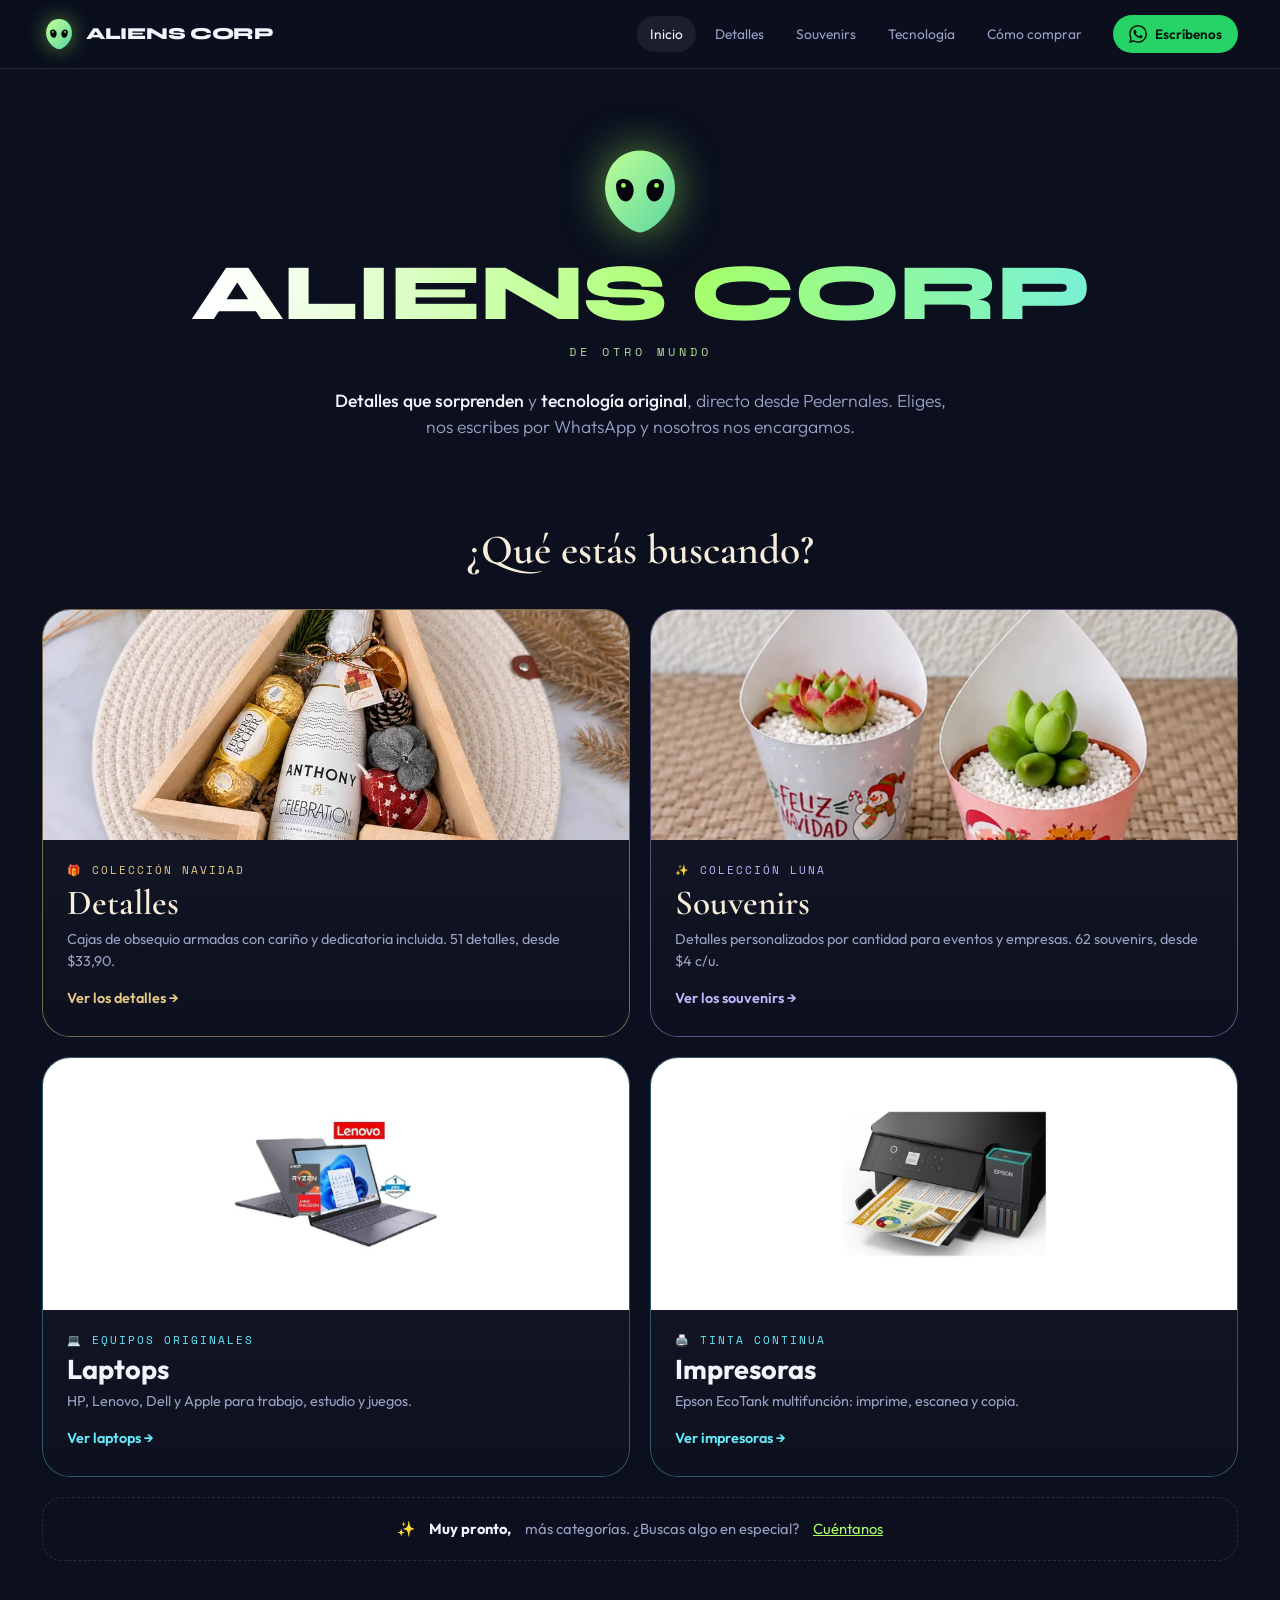
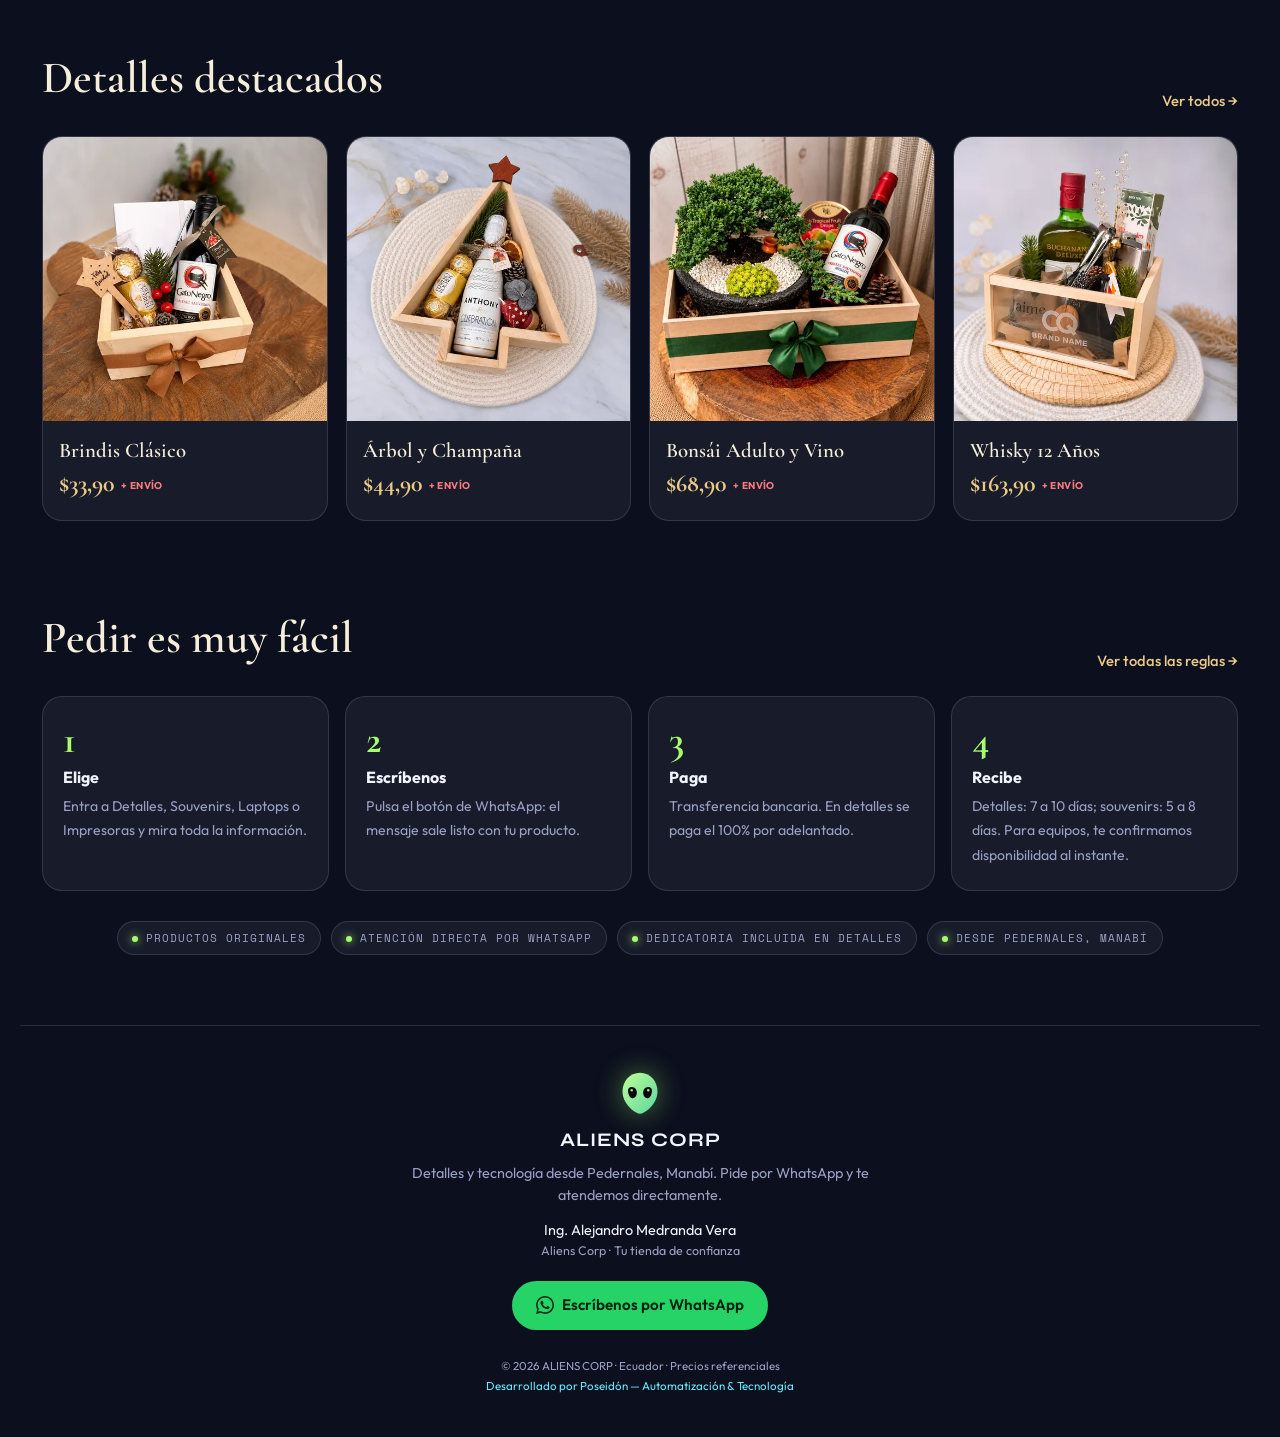
<file: index.html>
<!DOCTYPE html>
<html lang="es">
<head>
<meta charset="UTF-8">
<meta name="viewport" content="width=device-width, initial-scale=1.0">
<title>Aliens Corp · Detalles y tecnología de otro mundo</title>
<meta name="description" content="Detalles, souvenirs, laptops e impresoras originales. Pide por WhatsApp. Aliens Corp, Pedernales, Manabí.">
<meta property="og:type" content="website">
<meta property="og:site_name" content="Aliens Corp">
<meta property="og:locale" content="es_EC">
<meta property="og:title" content="Aliens Corp · Detalles y tecnología de otro mundo">
<meta property="og:description" content="Cajas de obsequio con dedicatoria, laptops e impresoras originales. Pide por WhatsApp.">
<meta property="og:url" content="https://gmedranda9-ai.github.io/aliens-corp/">
<meta property="og:image" content="https://gmedranda9-ai.github.io/aliens-corp/img/og/portada.jpg">
<meta property="og:image:width" content="1200">
<meta property="og:image:height" content="630">
<meta property="og:image:alt" content="Aliens Corp · Detalles y tecnología de otro mundo">
<meta name="twitter:card" content="summary_large_image">
<meta name="twitter:title" content="Aliens Corp · Detalles y tecnología de otro mundo">
<meta name="twitter:description" content="Cajas de obsequio con dedicatoria, laptops e impresoras originales. Pide por WhatsApp.">
<meta name="twitter:image" content="https://gmedranda9-ai.github.io/aliens-corp/img/og/portada.jpg">
<meta name="theme-color" content="#0b0f1e">
<link rel="icon" href="assets/img/alien.svg" type="image/svg+xml">
<link rel="preconnect" href="https://fonts.googleapis.com">
<link rel="preconnect" href="https://fonts.gstatic.com" crossorigin>
<link href="https://fonts.googleapis.com/css2?family=Syne:wght@700;800&family=Outfit:wght@300;400;500;600;700&family=Cormorant+Garamond:ital,wght@0,500;0,600;0,700;1,500&family=Space+Mono:wght@400;700&display=swap" rel="stylesheet">
<link rel="stylesheet" href="assets/css/site.css?v=20261111c">
<link rel="stylesheet" href="assets/css/portada.css?v=20261111c">
</head>
<body>

<nav class="nav">
  <div class="wrap">
    <a class="brand" href="./"><img src="assets/img/alien.svg" alt=""><b>ALIENS CORP</b></a>
    <div class="links">
      <a class="on" href="./">Inicio</a>
      <a href="detalles/">Detalles</a>
      <a href="souvenirs/">Souvenirs</a>
      <a href="tecnologia/">Tecnología</a>
      <a href="detalles/#reglas">Cómo comprar</a>
    </div>
    <a class="cta" data-wa="¡Hola Aliens Corp! 👽 Quiero más información." data-wa-icon>Escríbenos</a>
  </div>
</nav>

<header class="hero wrap">
  <img class="logo" src="assets/img/alien.svg" alt="Aliens Corp">
  <h1>ALIENS&nbsp;CORP</h1>
  <div class="tag">De otro mundo</div>
  <p class="lead"><b>Detalles que sorprenden</b> y <b>tecnología original</b>, directo desde Pedernales. Eliges, nos escribes por WhatsApp y nosotros nos encargamos.</p>
</header>

<main class="wrap">
  <h2 class="ask">¿Qué estás buscando?</h2>

  <div class="doors">
    <a class="door gifts" href="detalles/">
      <div class="pic"><img src="img/regalos/AC-NAV-13.webp" alt="Caja de obsequio en forma de árbol de Navidad con champaña y chocolates" width="900" height="675"></div>
      <div class="txt">
        <div class="kicker">🎁 Colección Navidad</div>
        <h3>Detalles</h3>
        <p>Cajas de obsequio armadas con cariño y dedicatoria incluida. <span id="gCount">51 detalles</span>, <span id="gDesde">desde $34,90</span>.</p>
        <div class="go">Ver los detalles →</div>
      </div>
    </a>
    <a class="door sou" href="souvenirs/">
      <div class="pic"><img src="img/souvenirs/AC-SOU-01.webp" alt="Souvenir personalizado" width="900" height="675"></div>
      <div class="txt">
        <div class="kicker">✨ Colección Luna</div>
        <h3>Souvenirs</h3>
        <p>Detalles personalizados por cantidad para eventos y empresas. <span id="sCount">62 souvenirs</span>, <span id="sDesde">desde $4 c/u</span>.</p>
        <div class="go">Ver los souvenirs →</div>
      </div>
    </a>
    <a class="door tech" href="tecnologia/#laptops">
      <div class="pic"><img src="img/tecnologia/lenovo_r7.webp" alt="Laptop Lenovo Ryzen 7" width="560" height="560"></div>
      <div class="txt">
        <div class="kicker">💻 Equipos originales</div>
        <h3>Laptops</h3>
        <p>HP, Lenovo, Dell y Apple para trabajo, estudio y juegos.</p>
        <div class="go">Ver laptops →</div>
      </div>
    </a>
    <a class="door tech" href="tecnologia/#impresoras">
      <div class="pic"><img src="img/tecnologia/epson_l4360.webp" alt="Impresora multifunción Epson EcoTank" width="560" height="560"></div>
      <div class="txt">
        <div class="kicker">🖨️ Tinta continua</div>
        <h3>Impresoras</h3>
        <p>Epson EcoTank multifunción: imprime, escanea y copia.</p>
        <div class="go">Ver impresoras →</div>
      </div>
    </a>
  </div>

  <div class="soon">✨ <b>Muy pronto,</b> más categorías. ¿Buscas algo en especial? <a href="#" data-wa="¡Hola Aliens Corp! 👽 Estoy buscando un producto que no veo en la tienda: " style="color:var(--lime)">Cuéntanos</a></div>

  <div class="section-h">
    <h2>Detalles destacados</h2>
    <a href="detalles/">Ver todos →</a>
  </div>
  <div class="feat" id="feat"></div>

  <div class="section-h">
    <h2>Pedir es muy fácil</h2>
    <a href="detalles/#reglas">Ver todas las reglas →</a>
  </div>
  <ol class="how">
    <li><i>1</i><b>Elige</b><span>Entra a Detalles, Souvenirs, Laptops o Impresoras y mira toda la información.</span></li>
    <li><i>2</i><b>Escríbenos</b><span>Pulsa el botón de WhatsApp: el mensaje sale listo con tu producto.</span></li>
    <li><i>3</i><b>Paga</b><span>Transferencia bancaria. En detalles se paga el 100% por adelantado.</span></li>
    <li><i>4</i><b>Recibe</b><span>Detalles: <span data-entrega>7 a 10 días</span>; souvenirs: 5 a 8 días. Para equipos, te confirmamos disponibilidad al instante.</span></li>
  </ol>
  <div class="trust"><span>Productos originales</span><span>Atención directa por WhatsApp</span><span>Dedicatoria incluida en detalles</span><span>Desde Pedernales, Manabí</span></div>
</main>

<footer class="site wrap">
  <img src="assets/img/alien.svg" alt="">
  <h3>ALIENS CORP</h3>
  <p>Detalles y tecnología desde Pedernales, Manabí. Pide por WhatsApp y te atendemos directamente.</p>
  <p class="owner">Ing. Alejandro Medranda Vera<span>Aliens Corp · Tu tienda de confianza</span></p>
  <a class="btn btn-wa" data-wa="¡Hola Aliens Corp! 👽 Quiero más información." data-wa-icon>Escríbenos por WhatsApp</a>
  <div class="copy">© <span data-year>2026</span> ALIENS CORP · Ecuador · Precios referenciales<br>
    <a href="https://www.poseidonmk.com/" target="_blank" rel="noopener">Desarrollado por Poseidón — Automatización &amp; Tecnología</a></div>
</footer>

<script src="data/config.js?v=20261111c"></script>
<script src="data/regalos.js?v=20261111c"></script>
<script src="assets/js/site.js?v=20261111c"></script>
<script>
document.querySelectorAll('[data-entrega]').forEach(e=>e.textContent=TIENDA.entrega);
const precios=REGALOS.map(r=>r.precio);
document.getElementById('gCount').textContent=REGALOS.length+' detalles';
document.getElementById('gDesde').textContent='desde '+money(Math.min(...precios));
const DEST=['AC-NAV-01','AC-NAV-13','AC-NAV-35','AC-NAV-51'];
document.getElementById('feat').innerHTML=DEST.map(id=>{
  const r=REGALOS.find(x=>x.id===id);
  return `<a class="fcard" href="detalles/#${r.id}"><img src="img/regalos/${r.id}-t.webp" alt="${r.nombre}" width="520" height="520" loading="lazy"><div><b>${r.nombre}</b><span>${money(r.precio)}<small class="plus-env">+ envío</small></span></div></a>`;
}).join('');
</script>
</body>
</html>
</file>
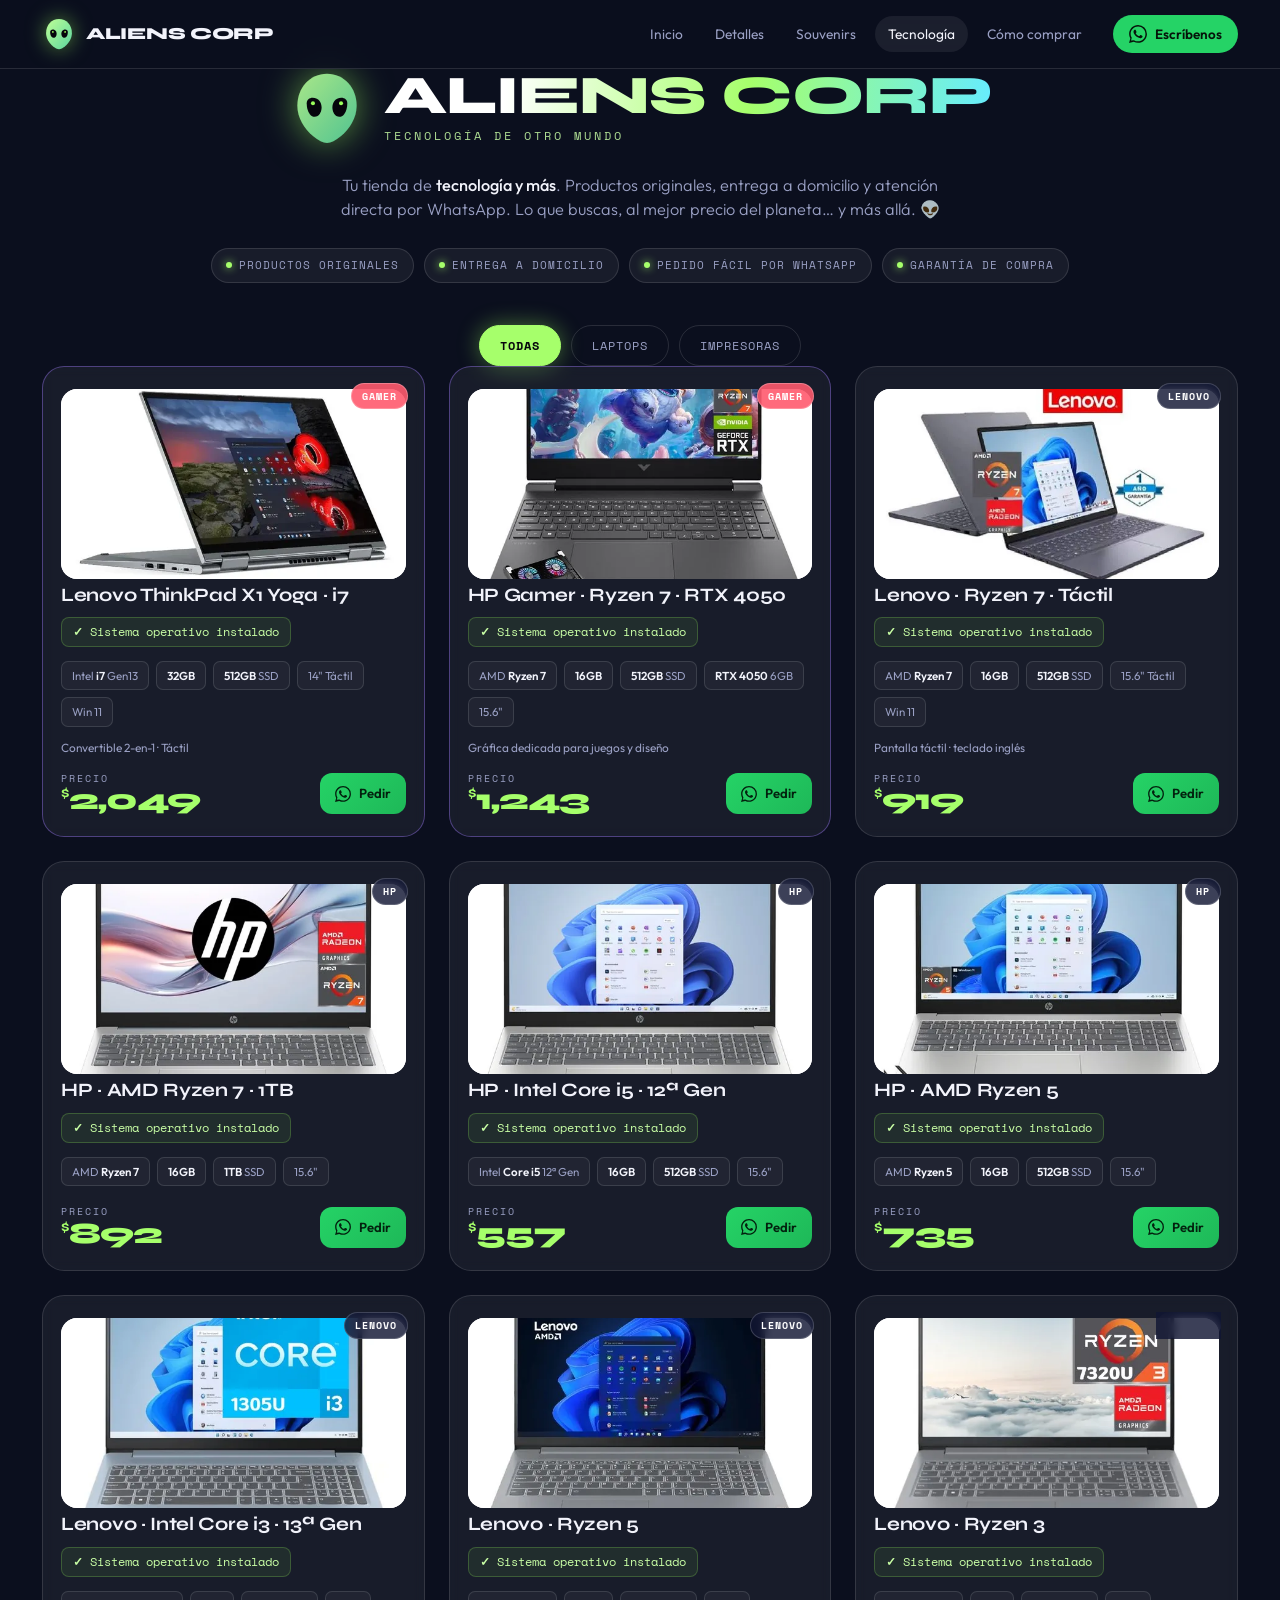
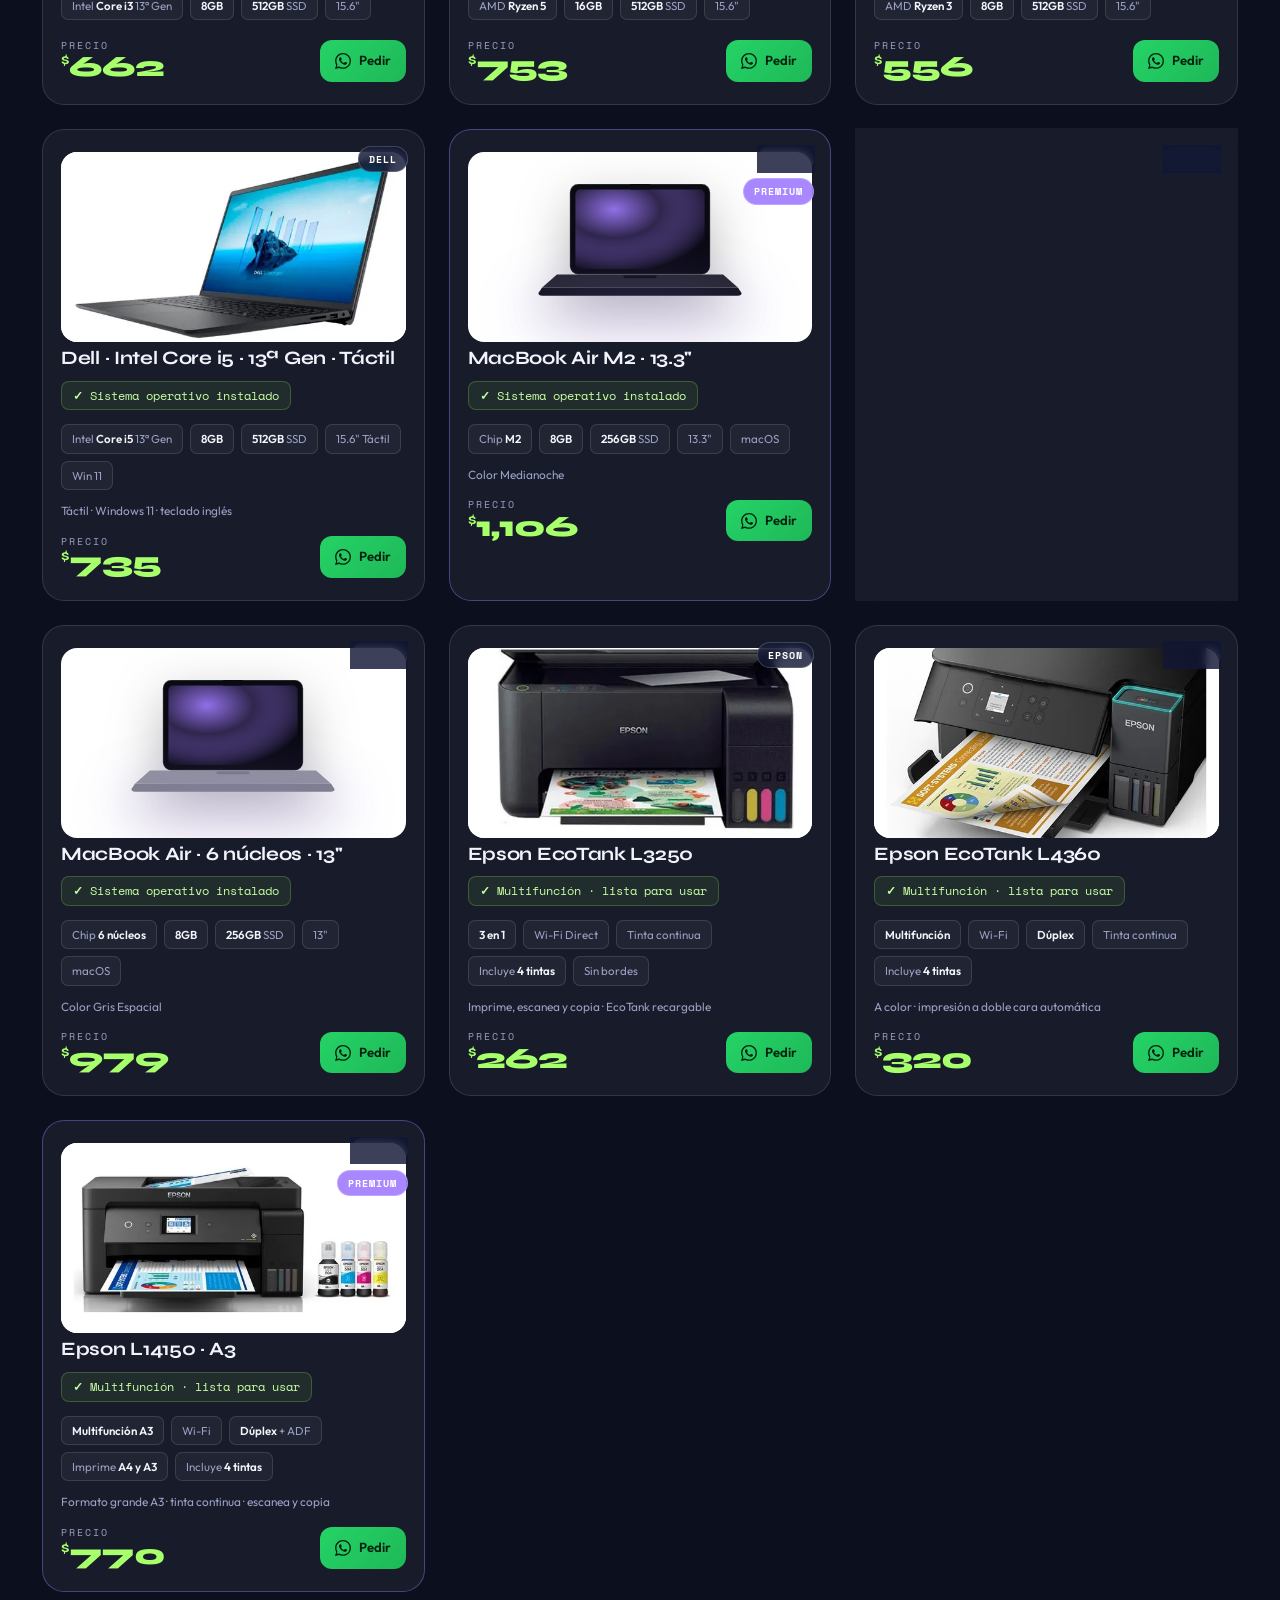
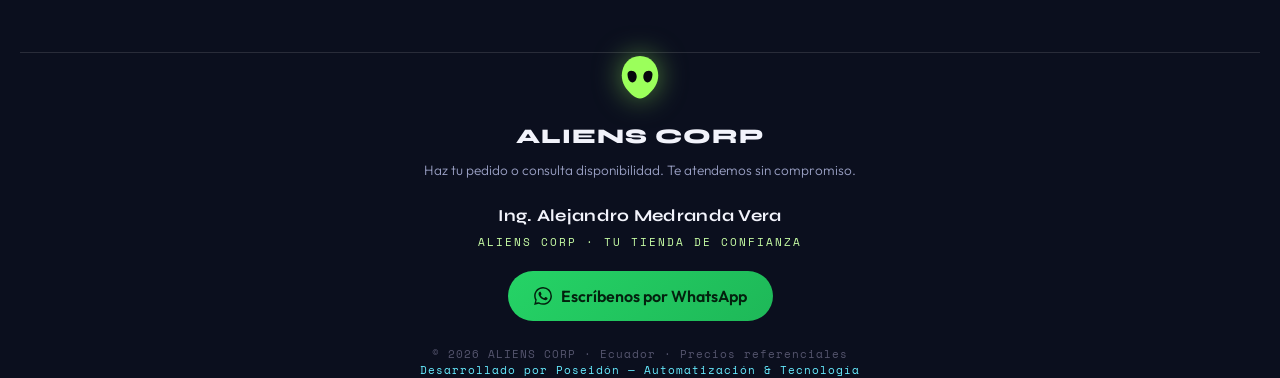
<file: tecnologia/index.html>
<!DOCTYPE html>
<html lang="es">
<head>
<meta charset="UTF-8">
<meta name="viewport" content="width=device-width, initial-scale=1.0">
<title>Tecnología · Aliens Corp — Laptops e impresoras originales</title>
<meta name="description" content="Laptops e impresoras originales. Escríbenos por WhatsApp y te asesoramos.">
<meta property="og:type" content="website">
<meta property="og:site_name" content="Aliens Corp">
<meta property="og:locale" content="es_EC">
<meta property="og:title" content="Tecnología · Aliens Corp">
<meta property="og:description" content="Laptops e impresoras originales. Escríbenos por WhatsApp y te asesoramos.">
<meta property="og:url" content="https://gmedranda9-ai.github.io/aliens-corp/tecnologia/">
<meta property="og:image" content="https://gmedranda9-ai.github.io/aliens-corp/img/og/tecnologia.jpg">
<meta property="og:image:width" content="1200">
<meta property="og:image:height" content="630">
<meta name="twitter:card" content="summary_large_image">
<meta name="twitter:image" content="https://gmedranda9-ai.github.io/aliens-corp/img/og/tecnologia.jpg">
<meta name="theme-color" content="#0b0f1e">
<link rel="icon" href="../assets/img/alien.svg" type="image/svg+xml">
<link rel="preconnect" href="https://fonts.googleapis.com">
<link rel="preconnect" href="https://fonts.gstatic.com" crossorigin>
<link href="https://fonts.googleapis.com/css2?family=Syne:wght@600;700;800&family=Outfit:wght@300;400;500;600&family=Space+Mono:wght@400;700&display=swap" rel="stylesheet">
<link rel="stylesheet" href="../assets/css/site.css?v=20261111c">
<style>
  :root{
    --bg:#0b0f1e;
    --bg2:#121734;
    --lime:#a6ff6b;
    --lime-soft:#c9ffa6;
    --violet:#b18cff;
    --cyan:#66ecff;
    --text:#f2f3fb;
    --muted:#9aa0c4;
    --card:rgba(255,255,255,.055);
    --card-brd:rgba(255,255,255,.12);
    --price:#a6ff6b;
  }
  *{box-sizing:border-box;margin:0;padding:0}
  html{scroll-behavior:smooth}
  body{
    font-family:'Outfit',sans-serif;
    background:var(--bg);
    color:var(--text);
    -webkit-font-smoothing:antialiased;
    overflow-x:hidden;
    position:relative;
  }
  /* cosmic background */
  body::before{
    content:"";position:fixed;inset:0;z-index:-2;
    background:
      radial-gradient(900px 600px at 12% -5%, rgba(166,255,107,.22), transparent 60%),
      radial-gradient(820px 720px at 95% 6%, rgba(177,140,255,.26), transparent 58%),
      radial-gradient(760px 720px at 50% 118%, rgba(102,236,255,.18), transparent 62%),
      radial-gradient(600px 500px at 78% 85%, rgba(166,255,107,.10), transparent 60%),
      linear-gradient(180deg,#0b0f1e, #0e1330 45%, #0b0f1e);
  }
  /* star dots */
  body::after{
    content:"";position:fixed;inset:0;z-index:-1;pointer-events:none;
    background-image:radial-gradient(rgba(255,255,255,.14) 1px, transparent 1.4px);
    background-size:38px 38px;
    mask-image:radial-gradient(circle at 50% 35%, black, transparent 85%);
    opacity:.55;
  }

  .wrap{max-width:1240px;margin:0 auto;padding:0 22px}

  /* ===== HEADER / HERO ===== */
  header{padding:54px 0 24px;text-align:center;position:relative}
  .brand{display:flex;align-items:center;justify-content:center;gap:18px;flex-wrap:wrap}
  .logo{width:78px;height:78px;filter:drop-shadow(0 0 18px rgba(155,255,91,.55))}
  .brand-text{text-align:left}
  .brand-text h1{
    font-family:'Syne',sans-serif;font-weight:800;font-size:clamp(2.1rem,6vw,3.4rem);
    letter-spacing:-1px;line-height:.95;
    background:linear-gradient(95deg,#fff 20%,var(--lime) 60%,var(--cyan));
    -webkit-background-clip:text;background-clip:text;color:transparent;
  }
  .brand-text .tag{
    font-family:'Space Mono',monospace;font-size:.78rem;letter-spacing:3px;
    text-transform:uppercase;color:var(--lime-soft);margin-top:6px;opacity:.85;
  }
  .lead{max-width:620px;margin:26px auto 0;color:var(--muted);font-size:1.02rem;font-weight:300}
  .lead b{color:var(--text);font-weight:500}

  .trust{display:flex;gap:10px;justify-content:center;flex-wrap:wrap;margin-top:26px}
  .trust span{
    font-family:'Space Mono',monospace;font-size:.7rem;letter-spacing:1px;text-transform:uppercase;
    color:var(--muted);border:1px solid var(--card-brd);background:var(--card);
    padding:8px 14px;border-radius:99px;display:inline-flex;align-items:center;gap:7px;
  }
  .trust span::before{content:"";width:6px;height:6px;border-radius:50%;background:var(--lime);box-shadow:0 0 8px var(--lime)}

  /* ===== FILTER ===== */
  .filters{display:flex;gap:10px;justify-content:center;flex-wrap:wrap;margin:42px 0 0}
  .filters button{
    font-family:'Space Mono',monospace;font-size:.78rem;letter-spacing:1px;text-transform:uppercase;
    color:var(--muted);background:transparent;border:1px solid var(--card-brd);
    padding:10px 20px;border-radius:99px;cursor:pointer;transition:.25s;
  }
  .filters button:hover{color:var(--text);border-color:rgba(155,255,91,.4)}
  .filters button.active{
    color:#06060c;background:var(--lime);border-color:var(--lime);font-weight:700;
    box-shadow:0 0 22px rgba(155,255,91,.4);
  }
  /* subfiltros (nivel 2) */
  .subfilters{display:flex;gap:8px;justify-content:center;flex-wrap:wrap;
    margin:16px 0 34px;min-height:0;overflow:hidden;
    max-height:0;opacity:0;transition:max-height .35s ease,opacity .3s ease,margin .3s ease}
  .subfilters.show{max-height:120px;opacity:1;margin:16px 0 34px}
  .subfilters:not(.show){margin:0}
  .subfilters button{
    font-family:'Space Mono',monospace;font-size:.68rem;letter-spacing:.5px;text-transform:uppercase;
    color:var(--muted);background:rgba(255,255,255,.03);border:1px solid var(--card-brd);
    padding:7px 15px;border-radius:99px;cursor:pointer;transition:.22s;
  }
  .subfilters button:hover{color:var(--text);border-color:rgba(102,236,255,.5)}
  .subfilters button.active{
    color:#06060c;background:var(--cyan);border-color:var(--cyan);font-weight:700;
    box-shadow:0 0 16px rgba(102,236,255,.4);
  }

  /* ===== GRID ===== */
  .grid{display:grid;grid-template-columns:repeat(auto-fill,minmax(290px,1fr));gap:24px;padding-bottom:60px}
  .card{
    background:var(--card);border:1px solid var(--card-brd);border-radius:22px;
    padding:18px 18px 22px;position:relative;overflow:hidden;
    backdrop-filter:blur(6px);
    transition:transform .3s cubic-bezier(.2,.8,.2,1),border-color .3s,box-shadow .3s;
    opacity:0;transform:translateY(22px);
    animation:rise .6s forwards;
  }
  @keyframes rise{to{opacity:1;transform:none}}
  .card:hover{transform:translateY(-7px);border-color:rgba(155,255,91,.45);
    box-shadow:0 22px 50px -20px rgba(0,0,0,.8),0 0 30px -10px rgba(155,255,91,.35)}
  .card::before{
    content:"";position:absolute;top:0;left:0;right:0;height:1px;
    background:linear-gradient(90deg,transparent,rgba(155,255,91,.6),transparent);
    opacity:0;transition:.3s;
  }
  .card:hover::before{opacity:1}
  .card.premium{border-color:rgba(160,123,255,.4)}
  .card.premium:hover{box-shadow:0 22px 50px -20px rgba(0,0,0,.8),0 0 34px -10px rgba(160,123,255,.5)}

  .badge-top{position:absolute;top:16px;right:16px;z-index:5;display:flex;flex-direction:column;gap:6px;align-items:flex-end}
  .pill{
    font-family:'Space Mono',monospace;font-size:.6rem;letter-spacing:1px;text-transform:uppercase;
    padding:5px 10px;border-radius:99px;font-weight:700;
  }
  .pill.brand{background:rgba(18,23,52,.82);color:#fff;border:1px solid rgba(255,255,255,.18);backdrop-filter:blur(4px)}
  .pill.gaming{background:rgba(255,90,110,.9);color:#fff;border:1px solid rgba(255,255,255,.25)}
  .pill.top{background:rgba(160,123,255,.9);color:#fff;border:1px solid rgba(255,255,255,.25)}

  .art{height:190px;display:flex;align-items:center;justify-content:center;margin:4px 0 6px;position:relative;
    border-radius:16px;overflow:hidden;background:#ffffff}
  .art svg{width:88%;max-width:240px;filter:drop-shadow(0 18px 26px rgba(0,0,0,.28))}
  .art-photo{width:100%;height:100%;object-fit:cover;position:relative;z-index:2;
    transition:transform .4s cubic-bezier(.2,.8,.2,1)}
  .card:hover .art-photo{transform:scale(1.05)}
  .art-glow{position:absolute;width:70%;height:46px;bottom:10px;left:15%;border-radius:50%;
    background:var(--cardaccent,var(--lime));filter:blur(30px);opacity:.22;z-index:1}

  .title{font-family:'Syne',sans-serif;font-weight:700;font-size:1.18rem;line-height:1.15;margin-top:6px;letter-spacing:-.3px}
  .os{display:inline-flex;align-items:center;gap:7px;margin-top:11px;font-size:.74rem;
    font-family:'Space Mono',monospace;color:var(--lime-soft);
    background:rgba(155,255,91,.08);border:1px solid rgba(155,255,91,.22);
    padding:5px 11px;border-radius:8px}
  .os::before{content:"✓";font-weight:700}

  .specs{display:flex;flex-wrap:wrap;gap:7px;margin:14px 0 18px}
  .specs span{
    font-size:.72rem;color:var(--muted);background:rgba(255,255,255,.04);
    border:1px solid var(--card-brd);padding:5px 10px;border-radius:7px;font-weight:400;
  }
  .specs span b{color:var(--text);font-weight:600}

  .foot{display:flex;align-items:flex-end;justify-content:space-between;gap:12px;margin-top:auto}
  .price .lbl{font-family:'Space Mono',monospace;font-size:.6rem;letter-spacing:2px;text-transform:uppercase;color:var(--muted)}
  .price .val{font-family:'Syne',sans-serif;font-weight:800;font-size:1.85rem;line-height:1;color:var(--price);letter-spacing:-1px}
  .price .val sup{font-size:.95rem;font-weight:700;top:-.7em;margin-right:1px}
  .wa{
    flex-shrink:0;display:inline-flex;align-items:center;gap:8px;text-decoration:none;
    background:linear-gradient(135deg,#25d366,#1eb858);color:#03210e;font-weight:600;
    font-size:.82rem;padding:11px 15px;border-radius:12px;transition:.25s;white-space:nowrap;
  }
  .wa:hover{transform:translateY(-2px);box-shadow:0 8px 20px -6px rgba(37,211,102,.6)}
  .wa svg{width:16px;height:16px}

  /* ===== FOOTER ===== */
  footer{text-align:center;padding:46px 0 60px;border-top:1px solid var(--card-brd);margin-top:20px}
  .foot-logo{width:48px;height:48px;margin:0 auto 14px;filter:drop-shadow(0 0 14px rgba(155,255,91,.5))}
  footer h3{font-family:'Syne',sans-serif;font-weight:800;letter-spacing:1px;font-size:1.3rem}
  footer p{color:var(--muted);font-size:.85rem;margin-top:8px;font-weight:300}
  .owner{margin-top:22px;font-family:'Syne',sans-serif;font-weight:700;font-size:1.05rem;
    color:var(--text);letter-spacing:.3px}
  .owner .role{display:block;font-family:'Space Mono',monospace;font-weight:400;font-size:.7rem;
    letter-spacing:2px;text-transform:uppercase;color:var(--lime-soft);margin-top:6px}
  .footwa{display:inline-flex;align-items:center;gap:9px;margin-top:20px;text-decoration:none;
    background:linear-gradient(135deg,#25d366,#1eb858);color:#03210e;font-weight:600;
    padding:13px 26px;border-radius:99px;transition:.25s}
  .footwa:hover{transform:translateY(-2px);box-shadow:0 10px 26px -8px rgba(37,211,102,.6)}
  .footwa svg{width:18px;height:18px}
  .copy{margin-top:26px;font-family:'Space Mono',monospace;font-size:.66rem;letter-spacing:1px;color:#55556e}

  @media (max-width:600px){
    .brand{flex-direction:column;gap:10px}
    .brand-text{text-align:center}
    .foot{flex-direction:column;align-items:stretch}
    .wa{justify-content:center}
  }
  /* PDF / print */
  @media print{
    body{-webkit-print-color-adjust:exact;print-color-adjust:exact}
    .filters,.wa,.footwa,.trust{display:none!important}
    .card{break-inside:avoid;animation:none;opacity:1;transform:none}
    .grid{grid-template-columns:repeat(2,1fr)}
    header{padding-top:20px}
  }
</style>
</head>
<body>
<nav class="nav">
  <div class="wrap">
    <a class="brand" href="../"><img src="../assets/img/alien.svg" alt=""><b>ALIENS CORP</b></a>
    <div class="links">
      <a href="../">Inicio</a>
      <a href="../detalles/">Detalles</a>
      <a href="../souvenirs/">Souvenirs</a>
      <a class="on" href="./">Tecnología</a>
      <a href="../detalles/#reglas">Cómo comprar</a>
    </div>
    <a class="cta" data-wa="¡Hola Aliens Corp! 👽 Quiero información sobre tecnología." data-wa-icon>Escríbenos</a>
  </div>
</nav>

<!-- ===================== HERO ===================== -->
<header class="wrap">
  <div class="brand">
    <!-- ALIEN HEAD LOGO -->
    <svg class="logo" viewBox="0 0 100 100" fill="none" xmlns="http://www.w3.org/2000/svg">
      <defs>
        <linearGradient id="alien" x1="0" y1="0" x2="1" y2="1">
          <stop offset="0" stop-color="#bfff96"/>
          <stop offset="1" stop-color="#5bd6a0"/>
        </linearGradient>
      </defs>
      <path d="M50 6 C72 6 88 24 88 47 C88 63 79 76 68 86 C61 92 55 95 50 95 C45 95 39 92 32 86 C21 76 12 63 12 47 C12 24 28 6 50 6 Z" fill="url(#alien)"/>
      <path d="M50 6 C72 6 88 24 88 47 C88 63 79 76 68 86 C61 92 55 95 50 95 C45 95 39 92 32 86 C21 76 12 63 12 47 C12 24 28 6 50 6 Z" fill="#0a3a24" opacity=".12"/>
      <!-- eyes -->
      <path d="M24 44 C24 38 30 35 37 38 C43 41 45 50 41 57 C38 62 32 63 28 58 C25 54 24 49 24 44 Z" fill="#06060c"/>
      <path d="M76 44 C76 38 70 35 63 38 C57 41 55 50 59 57 C62 62 68 63 72 58 C75 54 76 49 76 44 Z" fill="#06060c"/>
      <!-- eye glints -->
      <circle cx="32" cy="44" r="2.6" fill="#9bff5b"/>
      <circle cx="68" cy="44" r="2.6" fill="#9bff5b"/>
    </svg>
    <div class="brand-text">
      <h1>ALIENS&nbsp;CORP</h1>
      <div class="tag">Tecnología de otro mundo</div>
    </div>
  </div>

  <p class="lead">Tu tienda de <b>tecnología y más</b>. Productos originales, entrega a domicilio y atención directa por WhatsApp. Lo que buscas, al mejor precio del planeta… y más allá. 👽</p>

  <div class="trust">
    <span>Productos originales</span>
    <span>Entrega a domicilio</span>
    <span>Pedido fácil por WhatsApp</span>
    <span>Garantía de compra</span>
  </div>

  <div class="filters" id="filters"></div>
  <div class="subfilters" id="subfilters"></div>
</header>

<!-- ===================== GRID ===================== -->
<main class="wrap">
  <div class="grid" id="grid"></div>
</main>

<!-- ===================== FOOTER ===================== -->
<footer class="wrap">
  <svg class="foot-logo" viewBox="0 0 100 100" fill="none" xmlns="http://www.w3.org/2000/svg">
    <path d="M50 6 C72 6 88 24 88 47 C88 63 79 76 68 86 C61 92 55 95 50 95 C45 95 39 92 32 86 C21 76 12 63 12 47 C12 24 28 6 50 6 Z" fill="#9bff5b"/>
    <path d="M24 44 C24 38 30 35 37 38 C43 41 45 50 41 57 C38 62 32 63 28 58 C25 54 24 49 24 44 Z" fill="#06060c"/>
    <path d="M76 44 C76 38 70 35 63 38 C57 41 55 50 59 57 C62 62 68 63 72 58 C75 54 76 49 76 44 Z" fill="#06060c"/>
  </svg>
  <h3>ALIENS CORP</h3>
  <p>Haz tu pedido o consulta disponibilidad. Te atendemos sin compromiso.</p>
  <p class="owner">Ing. Alejandro Medranda Vera<span class="role">Aliens Corp · Tu tienda de confianza</span></p>
  <a class="footwa" id="footwa" href="#" target="_blank" rel="noopener">
    <svg viewBox="0 0 24 24" fill="currentColor"><path d="M.057 24l1.687-6.163a11.867 11.867 0 01-1.587-5.945C.16 5.335 5.495 0 12.05 0a11.82 11.82 0 018.413 3.488 11.82 11.82 0 013.48 8.414c-.003 6.557-5.338 11.892-11.893 11.892a11.9 11.9 0 01-5.688-1.448L.057 24zm6.597-3.807c1.676.995 3.276 1.591 5.392 1.592 5.448 0 9.886-4.434 9.889-9.885.002-5.462-4.415-9.89-9.881-9.892-5.452 0-9.887 4.434-9.889 9.884a9.86 9.86 0 001.521 5.26l-.999 3.648 3.967-.607zm11.387-5.464c-.074-.124-.272-.198-.57-.347-.297-.149-1.758-.868-2.031-.967-.272-.099-.47-.149-.669.149-.198.297-.768.967-.941 1.165-.173.198-.347.223-.644.074-.297-.149-1.255-.462-2.39-1.475-.883-.788-1.48-1.761-1.653-2.059-.173-.297-.018-.458.13-.606.134-.133.297-.347.446-.521.151-.172.2-.296.3-.495.099-.198.05-.372-.025-.521-.075-.148-.669-1.611-.916-2.206-.242-.579-.487-.501-.669-.51l-.57-.01c-.198 0-.52.074-.792.372s-1.04 1.016-1.04 2.479 1.065 2.876 1.213 3.074c.149.198 2.095 3.2 5.076 4.487.709.306 1.263.489 1.694.626.712.226 1.36.194 1.872.118.571-.085 1.758-.719 2.006-1.413.247-.694.247-1.29.173-1.414z"/></svg>
    Escríbenos por WhatsApp
  </a>
  <div class="copy">© 2026 ALIENS CORP · Ecuador · Precios referenciales<br>
    <a href="https://www.poseidonmk.com/" target="_blank" rel="noopener" style="color:var(--cyan);text-decoration:none">Desarrollado por Poseidón — Automatización & Tecnología</a>
  </div>
</footer>

<script>
</script>
<script src="../data/config.js?v=20261111c"></script>
<script src="../data/tecnologia.js?v=20261111c"></script>
<script src="../assets/js/site.js?v=20261111c"></script>
<script>
/* ====== SVG LAPTOP ILLUSTRATIONS ====== */
function laptopSVG(item, i){
  const a = item.accent || "#9bff5b";
  const gid = "g"+i, wid="w"+i;
  // wallpaper inside screen
  const wallpaper = `
    <defs>
      <linearGradient id="${gid}" x1="0" y1="0" x2="1" y2="1">
        <stop offset="0" stop-color="${a}" stop-opacity=".95"/>
        <stop offset="1" stop-color="#0c0c18"/>
      </linearGradient>
      <radialGradient id="${wid}" cx="30%" cy="25%" r="80%">
        <stop offset="0" stop-color="${a}" stop-opacity=".9"/>
        <stop offset="45%" stop-color="${a}" stop-opacity=".25"/>
        <stop offset="100%" stop-color="#0a0a14"/>
      </radialGradient>
    </defs>`;

  if(item.art === "mac"){
    const body = item.body || "#c9ccd4";
    return `<svg viewBox="0 0 260 160" xmlns="http://www.w3.org/2000/svg">${wallpaper}
      <rect x="54" y="12" width="152" height="98" rx="9" fill="#0a0a12" stroke="rgba(255,255,255,.16)" stroke-width="1.5"/>
      <rect x="60" y="18" width="140" height="86" rx="5" fill="url(#${wid})"/>
      <rect x="118" y="12" width="24" height="6" rx="3" fill="#0a0a12"/>
      <path d="M40 110 L220 110 L236 124 L24 124 Z" fill="${body}"/>
      <path d="M24 124 L236 124 L240 130 Q240 133 236 133 L24 133 Q20 133 20 130 Z" fill="${shade(body,-18)}"/>
      <rect x="112" y="111" width="36" height="3" rx="1.5" fill="${shade(body,-25)}"/>
    </svg>`;
  }
  if(item.art === "yoga"){
    return `<svg viewBox="0 0 260 160" xmlns="http://www.w3.org/2000/svg">${wallpaper}
      <g transform="rotate(-6 130 80)">
        <rect x="58" y="10" width="150" height="100" rx="8" fill="#101018" stroke="rgba(255,255,255,.16)" stroke-width="1.5"/>
        <rect x="64" y="16" width="138" height="88" rx="4" fill="url(#${wid})"/>
        <circle cx="133" cy="13" r="1.4" fill="rgba(255,255,255,.5)"/>
      </g>
      <path d="M44 112 L218 112 L232 128 Q233 132 228 132 L34 132 Q29 132 30 128 Z" fill="#1a1a26" stroke="rgba(255,255,255,.1)"/>
      <rect x="112" y="114" width="38" height="3" rx="1.5" fill="rgba(255,255,255,.14)"/>
      <rect x="64" y="118" width="9" height="9" rx="2" fill="${a}" opacity=".8"/>
    </svg>`;
  }
  if(item.art === "gaming"){
    return `<svg viewBox="0 0 260 160" xmlns="http://www.w3.org/2000/svg">${wallpaper}
      <rect x="48" y="10" width="164" height="102" rx="8" fill="#0a0a12" stroke="rgba(255,90,110,.5)" stroke-width="1.5"/>
      <rect x="54" y="16" width="152" height="90" rx="4" fill="url(#${wid})"/>
      <circle cx="130" cy="13" r="1.4" fill="rgba(255,255,255,.5)"/>
      <path d="M30 112 L230 112 L248 130 Q249 134 244 134 L16 134 Q11 134 12 130 Z" fill="#14141f" stroke="rgba(255,255,255,.1)"/>
      <rect x="108" y="114" width="44" height="3" rx="1.5" fill="rgba(255,255,255,.14)"/>
      <!-- RGB underglow -->
      <rect x="30" y="133" width="218" height="4" rx="2" fill="url(#${gid})" opacity=".9"/>
      <rect x="30" y="133" width="218" height="9" rx="4" fill="${a}" opacity=".25" style="filter:blur(3px)"/>
    </svg>`;
  }
  // default windows clamshell
  return `<svg viewBox="0 0 260 160" xmlns="http://www.w3.org/2000/svg">${wallpaper}
    <rect x="50" y="12" width="160" height="100" rx="8" fill="#0c0c16" stroke="rgba(255,255,255,.14)" stroke-width="1.5"/>
    <rect x="56" y="18" width="148" height="88" rx="4" fill="url(#${wid})"/>
    <circle cx="130" cy="15" r="1.4" fill="rgba(255,255,255,.5)"/>
    <path d="M32 112 L228 112 L246 130 Q247 134 242 134 L18 134 Q13 134 14 130 Z" fill="#16161f" stroke="rgba(255,255,255,.1)"/>
    <rect x="108" y="114" width="44" height="3" rx="1.5" fill="rgba(255,255,255,.14)"/>
    <rect x="56" y="105" width="148" height="2" fill="${a}" opacity=".5"/>
  </svg>`;
}

// simple color shade helper
function shade(hex,p){
  hex=hex.replace('#','');
  let r=parseInt(hex.substr(0,2),16),g=parseInt(hex.substr(2,2),16),b=parseInt(hex.substr(4,2),16);
  r=Math.max(0,Math.min(255,r+p));g=Math.max(0,Math.min(255,g+p));b=Math.max(0,Math.min(255,b+p));
  return `rgb(${r},${g},${b})`;
}

/* ====== RENDER ====== */
const grid=document.getElementById('grid');
const fmt=n=>n.toLocaleString('en-US');

function waLink(name,price){
  const msg=encodeURIComponent(`¡Hola Aliens Corp! 👽 Me interesa la ${name} ($${fmt(price)}). ¿Está disponible?`);
  return `https://wa.me/${WHATSAPP}?text=${msg}`;
}

function render(){
  grid.innerHTML='';
  items.filter(matchItem)
       .slice().sort((a,b)=>{
         const rank = x => x.cat==='Impresoras' ? 2 : (x.brand==='Apple' ? 1 : 0);
         return rank(a)-rank(b);
       })
       .forEach((it,i)=>{
    const card=document.createElement('article');
    card.className='card'+(it.premium?' premium':'');
    card.style.animationDelay=(i*60)+'ms';
    card.style.setProperty('--cardaccent',it.accent||'#9bff5b');
    const pillBrand = it.gaming
      ? `<span class="pill gaming">Gamer</span>`
      : `<span class="pill brand">${it.brand}</span>`;
    const pillTop = it.premium && !it.gaming ? `<span class="pill top">Premium</span>` : '';
    const osBadge = it.badge
      ? `<div class="os">${it.badge}</div>`
      : (it.cat==='Impresoras'
          ? `<div class="os">Multifunción · lista para usar</div>`
          : (it.cat==='Laptops' || !it.cat)
              ? `<div class="os">Sistema operativo instalado</div>`
              : '');
    card.innerHTML=`
      <div class="badge-top">${pillBrand}${pillTop}</div>
      <div class="art"><div class="art-glow"></div>${it.photo && PHOTOS[it.photo] ? `<img class="art-photo" src="${PHOTOS[it.photo]}" alt="${it.t}" loading="lazy">` : laptopSVG(it,i)}</div>
      <h2 class="title">${it.t}</h2>
      ${osBadge}
      <div class="specs">${it.specs.map(s=>`<span>${s}</span>`).join('')}</div>
      ${it.note?`<div style="font-size:.74rem;color:var(--muted);margin:-6px 0 14px">${it.note}</div>`:''}
      <div class="foot">
        <div class="price"><div class="lbl">Precio</div><div class="val"><sup>$</sup>${fmt(it.price)}</div></div>
        <a class="wa" href="${waLink(it.t,it.price)}" target="_blank" rel="noopener">
          <svg viewBox="0 0 24 24" fill="currentColor"><path d="M.057 24l1.687-6.163a11.867 11.867 0 01-1.587-5.945C.16 5.335 5.495 0 12.05 0a11.82 11.82 0 018.413 3.488 11.82 11.82 0 013.48 8.414c-.003 6.557-5.338 11.892-11.893 11.892a11.9 11.9 0 01-5.688-1.448L.057 24zm6.597-3.807c1.676.995 3.276 1.591 5.392 1.592 5.448 0 9.886-4.434 9.889-9.885.002-5.462-4.415-9.89-9.881-9.892-5.452 0-9.887 4.434-9.889 9.884a9.86 9.86 0 001.521 5.26l-.999 3.648 3.967-.607zm11.387-5.464c-.074-.124-.272-.198-.57-.347-.297-.149-1.758-.868-2.031-.967-.272-.099-.47-.149-.669.149-.198.297-.768.967-.941 1.165-.173.198-.347.223-.644.074-.297-.149-1.255-.462-2.39-1.475-.883-.788-1.48-1.761-1.653-2.059-.173-.297-.018-.458.13-.606.134-.133.297-.347.446-.521.151-.172.2-.296.3-.495.099-.198.05-.372-.025-.521-.075-.148-.669-1.611-.916-2.206-.242-.579-.487-.501-.669-.51l-.57-.01c-.198 0-.52.074-.792.372s-1.04 1.016-1.04 2.479 1.065 2.876 1.213 3.074c.149.198 2.095 3.2 5.076 4.487.709.306 1.263.489 1.694.626.712.226 1.36.194 1.872.118.571-.085 1.758-.719 2.006-1.413.247-.694.247-1.29.173-1.414z"/></svg>
          Pedir
        </a>
      </div>`;
    grid.appendChild(card);
  });
}

/* ====== FILTROS EN DOS NIVELES ====== */
// Nivel 1: categorías principales
const CATS = ['Todas','Laptops','Impresoras'];
// Nivel 2: submarcas según categoría
const SUBS = {
  'Laptops':   ['Todas','HP','Lenovo','Dell','Apple','Gaming'],
  'Impresoras':['Todas','Epson']
};

let curCat = 'Todas';
let curSub = 'Todas';

const fbar   = document.getElementById('filters');
const sfbar  = document.getElementById('subfilters');

function matchItem(it){
  // filtro por categoría
  if(curCat==='Laptops'   && it.cat==='Impresoras') return false;
  if(curCat==='Impresoras'&& it.cat!=='Impresoras') return false;
  // filtro por submarca
  if(curSub!=='Todas'){
    if(curSub==='Gaming') return it.tags.includes('Gaming');
    return it.brand===curSub;
  }
  return true;
}

function buildSubfilters(){
  sfbar.innerHTML='';
  const list = SUBS[curCat];
  if(!list){ sfbar.classList.remove('show'); return; }
  list.forEach(s=>{
    const b=document.createElement('button');
    b.textContent=s; if(s===curSub)b.classList.add('active');
    b.onclick=()=>{
      curSub=s;
      sfbar.querySelectorAll('button').forEach(x=>x.classList.remove('active'));
      b.classList.add('active');
      render();
    };
    sfbar.appendChild(b);
  });
  sfbar.classList.add('show');
}

CATS.forEach((c,idx)=>{
  const b=document.createElement('button');
  b.textContent=c; if(idx===0)b.classList.add('active');
  b.onclick=()=>{
    curCat=c; curSub='Todas';
    fbar.querySelectorAll('button').forEach(x=>x.classList.remove('active'));
    b.classList.add('active');
    buildSubfilters();
    render();
  };
  fbar.appendChild(b);
});

document.getElementById('footwa').href=`https://wa.me/${WHATSAPP}?text=${encodeURIComponent('¡Hola Aliens Corp! 👽 Quiero más información sobre sus productos.')}`;

render();

/* Enlaces directos desde la portada: tecnologia/#laptops y tecnologia/#impresoras */
(function(){
  const h=location.hash.slice(1);
  if(h==='laptops'||h==='impresoras'){
    const t=h==='laptops'?'Laptops':'Impresoras';
    const b=[...fbar.querySelectorAll('button')].find(x=>x.textContent===t);
    if(b) b.click();
  }
})();
</script>
</body>
</html>
</file>
<file: assets/css/site.css>
/* ===== Aliens Corp · estilos compartidos ===== */
:root{
  --bg:#0b0f1e; --bg2:#121734;
  --lime:#a6ff6b; --lime-soft:#c9ffa6; --violet:#b18cff; --cyan:#66ecff;
  --gold:#e8c985; --gold-deep:#c9a24f; --cream:#f7eddb;
  --text:#f2f3fb; --muted:#9aa0c4;
  --card:rgba(255,255,255,.055); --card-brd:rgba(255,255,255,.12);
  --wa:#25d366;
  --serif:'Cormorant Garamond',Georgia,serif;
  --sans:'Outfit',system-ui,sans-serif;
  --mono:'Space Mono',monospace;
}
*{box-sizing:border-box;margin:0;padding:0}
html{background:#0b0f1e;overflow-x:clip;scroll-behavior:smooth;scroll-padding-top:84px}
body{font-family:var(--sans);background:var(--bg);color:var(--text);-webkit-font-smoothing:antialiased;overflow-x:clip;position:relative;line-height:1.5}
body::before{content:"";position:fixed;top:0;left:0;width:100%;height:100vh;height:100lvh;z-index:-2;
  background:
   radial-gradient(900px 600px at 12% -5%,rgba(166,255,107,.16),transparent 60%),
   radial-gradient(820px 720px at 95% 6%,rgba(177,140,255,.22),transparent 58%),
   radial-gradient(760px 720px at 50% 118%,rgba(232,201,133,.14),transparent 62%),
   linear-gradient(180deg,#0b0f1e,#0e1330 45%,#0b0f1e)}
body::after{content:"";position:fixed;top:0;left:0;width:100%;height:100vh;height:100lvh;z-index:-1;pointer-events:none;
  background-image:radial-gradient(rgba(255,255,255,.14) 1px,transparent 1.4px);background-size:38px 38px;
  mask-image:radial-gradient(circle at 50% 35%,black,transparent 85%);opacity:.5}
img{max-width:100%;display:block}
a{color:inherit}
.wrap{max-width:1240px;margin:0 auto;padding:0 22px}

/* NAV */
.nav{position:sticky;top:0;z-index:50;background:rgba(11,15,30,.78);backdrop-filter:blur(14px);border-bottom:1px solid var(--card-brd)}
.nav .wrap{display:flex;align-items:center;gap:18px;height:68px}
.nav .brand{display:flex;flex-direction:row;align-items:center;justify-content:flex-start;flex-wrap:nowrap;gap:10px;text-decoration:none;margin-right:auto}
.nav .brand img{width:34px;height:34px;filter:drop-shadow(0 0 10px rgba(155,255,91,.5))}
.nav .brand b{white-space:nowrap;font-family:'Syne',var(--sans);font-weight:800;letter-spacing:-.3px;font-size:1.05rem}
.nav .links{display:flex;gap:6px}
.nav .links a{font-size:.86rem;color:var(--muted);text-decoration:none;padding:8px 13px;border-radius:99px;transition:.2s}
.nav .links a:hover,.nav .links a.on{color:var(--text);background:rgba(255,255,255,.07)}
.nav .cta{font-size:.84rem;font-weight:600;text-decoration:none;color:#06140a;background:var(--wa);padding:9px 16px;border-radius:99px;white-space:nowrap}
@media(max-width:720px){.nav .links a:not(.on){display:none}.nav .cta{padding:8px 13px}}
@media(max-width:480px){.nav .links{display:none}}

/* BOTONES */
.btn{display:inline-flex;align-items:center;justify-content:center;gap:9px;font-family:var(--sans);font-weight:600;font-size:.95rem;border:0;cursor:pointer;text-decoration:none;border-radius:99px;padding:13px 24px;transition:.25s}
.btn-gold{color:#2a1c04;background:linear-gradient(135deg,#f3dba0,var(--gold-deep));box-shadow:0 10px 30px -12px rgba(232,201,133,.7)}
.btn-gold:hover{transform:translateY(-2px);box-shadow:0 14px 34px -10px rgba(232,201,133,.9)}
.btn-wa{color:#05210f;background:var(--wa)}
.btn-wa:hover{transform:translateY(-2px);filter:brightness(1.07)}
.btn-ghost{color:var(--text);background:transparent;border:1px solid var(--card-brd)}
.btn-ghost:hover{border-color:rgba(232,201,133,.55)}
.btn svg{width:19px;height:19px}
[data-wa-icon]{display:inline-flex;align-items:center;gap:8px}
[data-wa-icon] svg{width:18px;height:18px;flex:none}

/* FOOTER */
footer.site{border-top:1px solid var(--card-brd);margin-top:70px;padding:44px 0 40px;text-align:center}
footer.site img{width:46px;margin:0 auto 10px;filter:drop-shadow(0 0 14px rgba(155,255,91,.45))}
footer.site h3{font-family:'Syne',var(--sans);font-size:1.2rem;letter-spacing:1px}
footer.site p{color:var(--muted);font-size:.9rem;max-width:520px;margin:8px auto 0}
footer.site .owner{margin-top:14px;color:var(--text)}
footer.site .owner span{display:block;color:var(--muted);font-size:.78rem}
footer.site .btn{margin-top:20px}
footer.site .copy{margin-top:26px;font-size:.72rem;color:var(--muted);line-height:1.8}
footer.site .copy a{color:var(--cyan);text-decoration:none}

@media (prefers-reduced-motion:reduce){*{animation:none!important;transition:none!important;scroll-behavior:auto!important}}
</file>
<file: assets/css/portada.css>
/* ===== Portada · Aliens Corp ===== */
.hero{text-align:center;padding:76px 22px 34px;position:relative}
.hero .logo{width:92px;height:92px;margin:0 auto 18px;filter:drop-shadow(0 0 22px rgba(155,255,91,.55))}
.hero h1{font-family:'Syne',var(--sans);font-weight:800;font-size:clamp(1.5rem,8.2vw,5rem);letter-spacing:-1px;padding:0 4px;line-height:.95;background:linear-gradient(95deg,#fff 15%,var(--lime) 55%,var(--cyan));-webkit-background-clip:text;background-clip:text;color:transparent}
.hero .tag{font-family:var(--mono);font-size:.78rem;letter-spacing:4px;text-transform:uppercase;color:var(--lime-soft);margin-top:12px;opacity:.85}
.hero .lead{max-width:640px;margin:26px auto 0;color:var(--muted);font-size:1.1rem;font-weight:300}
.hero .lead b{color:var(--text);font-weight:500}
.ask{font-family:var(--serif);font-size:clamp(1.8rem,4vw,2.6rem);font-weight:600;text-align:center;margin:44px 0 28px;color:var(--cream)}

/* PUERTAS */
.doors{display:grid;grid-template-columns:1fr 1fr;gap:20px}
.door{position:relative;display:flex;flex-direction:column;text-decoration:none;border-radius:28px;overflow:hidden;border:1px solid var(--card-brd);background:var(--card);transition:transform .35s cubic-bezier(.2,.8,.2,1),border-color .3s,box-shadow .3s;min-height:420px}
.door:hover,.door:focus-visible{transform:translateY(-8px)}
.door .pic{flex:1;min-height:230px;position:relative;overflow:hidden}
.door .pic img{position:absolute;inset:0;width:100%;height:100%;transition:transform .7s ease}
.door:hover .pic img{transform:scale(1.06)}
.door .txt{padding:22px 24px 26px;display:flex;flex-direction:column;gap:6px;background:linear-gradient(180deg,rgba(11,15,30,.55),rgba(11,15,30,.92))}
.door .kicker{font-family:var(--mono);font-size:.68rem;letter-spacing:2px;text-transform:uppercase}
.door h3{font-size:1.7rem;font-weight:700;line-height:1.1}
.door p{font-size:.9rem;color:var(--muted)}
.door .go{margin-top:10px;font-weight:600;font-size:.9rem}
.door.gifts{border-color:rgba(232,201,133,.45)}
.door.gifts:hover{box-shadow:0 30px 60px -26px rgba(0,0,0,.9),0 0 44px -12px rgba(232,201,133,.5);border-color:var(--gold)}
.door.gifts .pic img{object-fit:cover}
.door.gifts .kicker,.door.gifts .go{color:var(--gold)}
.door.gifts h3{font-family:var(--serif);font-weight:600;font-size:2.2rem;color:var(--cream)}
.door.tech{border-color:rgba(102,236,255,.3)}
.door.tech:hover{box-shadow:0 30px 60px -26px rgba(0,0,0,.9),0 0 44px -12px rgba(102,236,255,.45);border-color:var(--cyan)}
.door.tech .pic{background:#fff}
.door.tech .pic img{object-fit:contain;padding:16px}
.door.tech .kicker,.door.tech .go{color:var(--cyan)}
.soon{margin-top:20px;display:flex;align-items:center;justify-content:center;gap:14px;flex-wrap:wrap;padding:20px 26px;border:1px dashed var(--card-brd);border-radius:20px;color:var(--muted);font-size:.92rem;text-align:center}
.soon b{color:var(--text)}
@media(max-width:980px){.door.gifts,.door.sou{min-height:380px}}
.door.sou{border-color:rgba(190,170,255,.4)}
.door.sou:hover{box-shadow:0 30px 60px -26px rgba(0,0,0,.9),0 0 44px -12px rgba(190,170,255,.5);border-color:#c4b5ff}
.door.sou .pic img{object-fit:cover}
.door.sou .kicker,.door.sou .go{color:#c4b5ff}
.door.sou h3{font-family:var(--serif);font-weight:600;font-size:2.2rem;color:var(--cream)}
@media(max-width:560px){.doors{grid-template-columns:1fr}.door{min-height:340px}.door.gifts h3{font-size:1.9rem}}

/* DESTACADOS */
.section-h{display:flex;align-items:end;justify-content:space-between;gap:16px;margin:84px 0 24px;flex-wrap:wrap}
.section-h h2{font-family:var(--serif);font-size:clamp(2rem,4.5vw,2.8rem);font-weight:600;color:var(--cream)}
.section-h a{color:var(--gold);text-decoration:none;font-weight:500;font-size:.92rem}
.feat{display:grid;grid-template-columns:repeat(4,1fr);gap:18px}
.fcard{display:flex;flex-direction:column;text-decoration:none;border-radius:20px;overflow:hidden;background:var(--card);border:1px solid var(--card-brd);transition:.3s}
.fcard:hover{transform:translateY(-6px);border-color:rgba(232,201,133,.6)}
.fcard img{aspect-ratio:1/1;object-fit:cover;width:100%;height:auto}
.fcard div{padding:14px 16px 18px}
.fcard b{font-family:var(--serif);font-size:1.3rem;font-weight:600;color:var(--cream);display:block}
.fcard span{font-family:var(--serif);font-size:1.5rem;font-weight:700;color:var(--gold)}
@media(max-width:860px){.feat{grid-template-columns:repeat(2,1fr)}}

/* CÓMO FUNCIONA */
.how{display:grid;grid-template-columns:repeat(4,1fr);gap:16px}
.how li{list-style:none;padding:24px 20px;border-radius:20px;background:var(--card);border:1px solid var(--card-brd)}
.how i{font-style:normal;font-family:var(--serif);font-size:2.4rem;font-weight:700;color:var(--lime);line-height:1;display:block}
.how b{display:block;margin:6px 0 4px}
.how span{font-size:.88rem;color:var(--muted)}
@media(max-width:860px){.how{grid-template-columns:repeat(2,1fr)}}
@media(max-width:480px){.how{grid-template-columns:1fr}}
.trust{display:flex;flex-wrap:wrap;gap:10px;justify-content:center;margin-top:30px}
.trust span{font-family:var(--mono);font-size:.7rem;letter-spacing:1px;text-transform:uppercase;color:var(--muted);border:1px solid var(--card-brd);background:var(--card);padding:8px 14px;border-radius:99px}
.trust span::before{content:"";display:inline-block;width:6px;height:6px;border-radius:50%;background:var(--lime);box-shadow:0 0 8px var(--lime);margin-right:8px}

.plus-env{display:inline-block;margin-left:7px;font-family:var(--sans);font-size:.62rem;font-weight:700;letter-spacing:.4px;text-transform:uppercase;color:#ff7b7b;vertical-align:middle}
</file>
